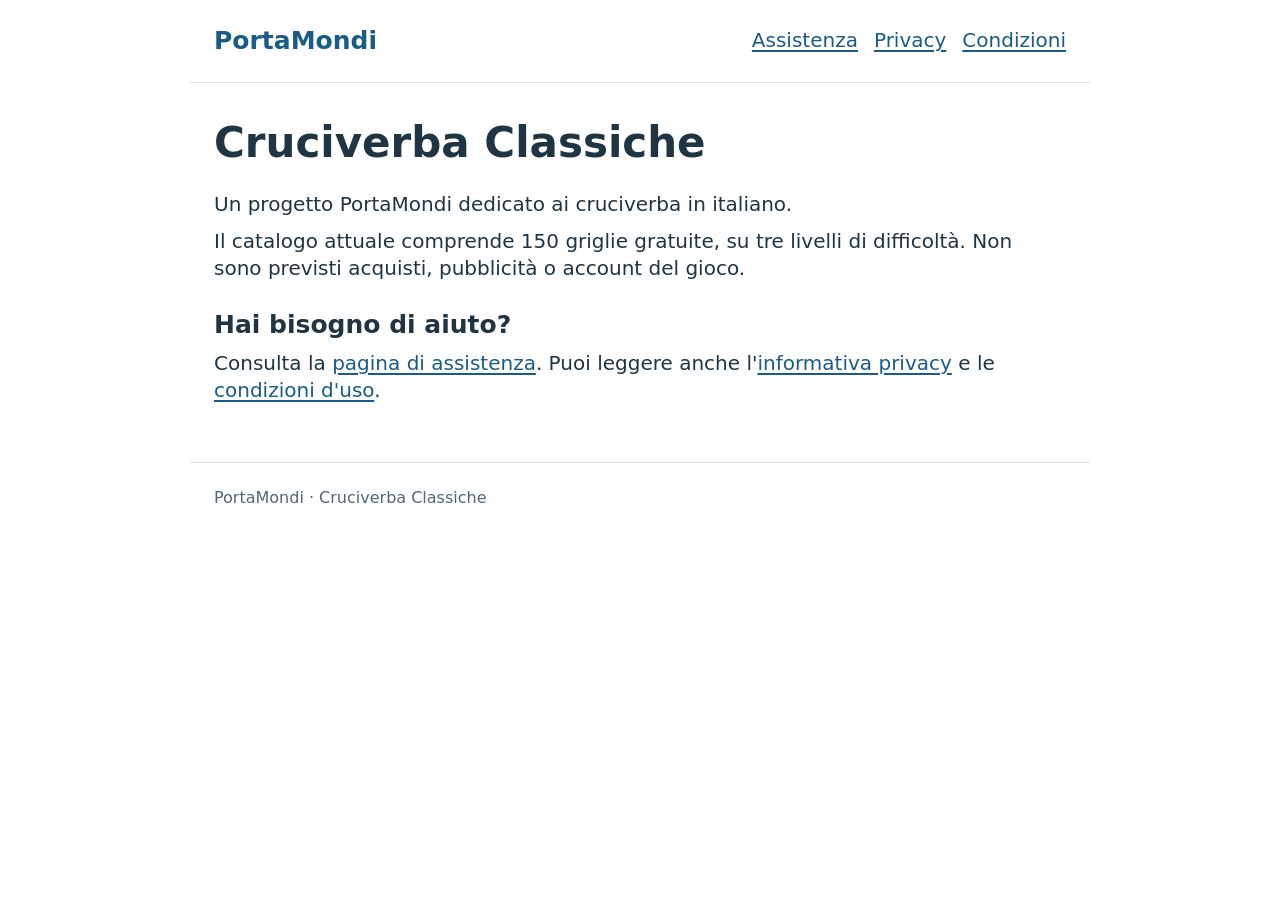
<file: index.html>
<!doctype html>
<html lang="it"><head><meta charset="utf-8"><meta name="viewport" content="width=device-width,initial-scale=1">

<title>Cruciverba Classiche | PortaMondi</title><link rel="stylesheet" href="style.css"></head>
<body><header><a class="brand" href="index.html">PortaMondi</a><nav aria-label="Navigazione"><a href="assistenza.html">Assistenza</a><a href="privacy.html">Privacy</a><a href="condizioni.html">Condizioni</a></nav></header>
<main><h1>Cruciverba Classiche</h1><p>Un progetto PortaMondi dedicato ai cruciverba in italiano.</p><p>Il catalogo attuale comprende 150 griglie gratuite, su tre livelli di difficoltà. Non sono previsti acquisti, pubblicità o account del gioco.</p><h2>Hai bisogno di aiuto?</h2><p>Consulta la <a href="assistenza.html">pagina di assistenza</a>. Puoi leggere anche l'<a href="privacy.html">informativa privacy</a> e le <a href="condizioni.html">condizioni d'uso</a>.</p></main>
<footer>PortaMondi · Cruciverba Classiche</footer></body></html>
</file>
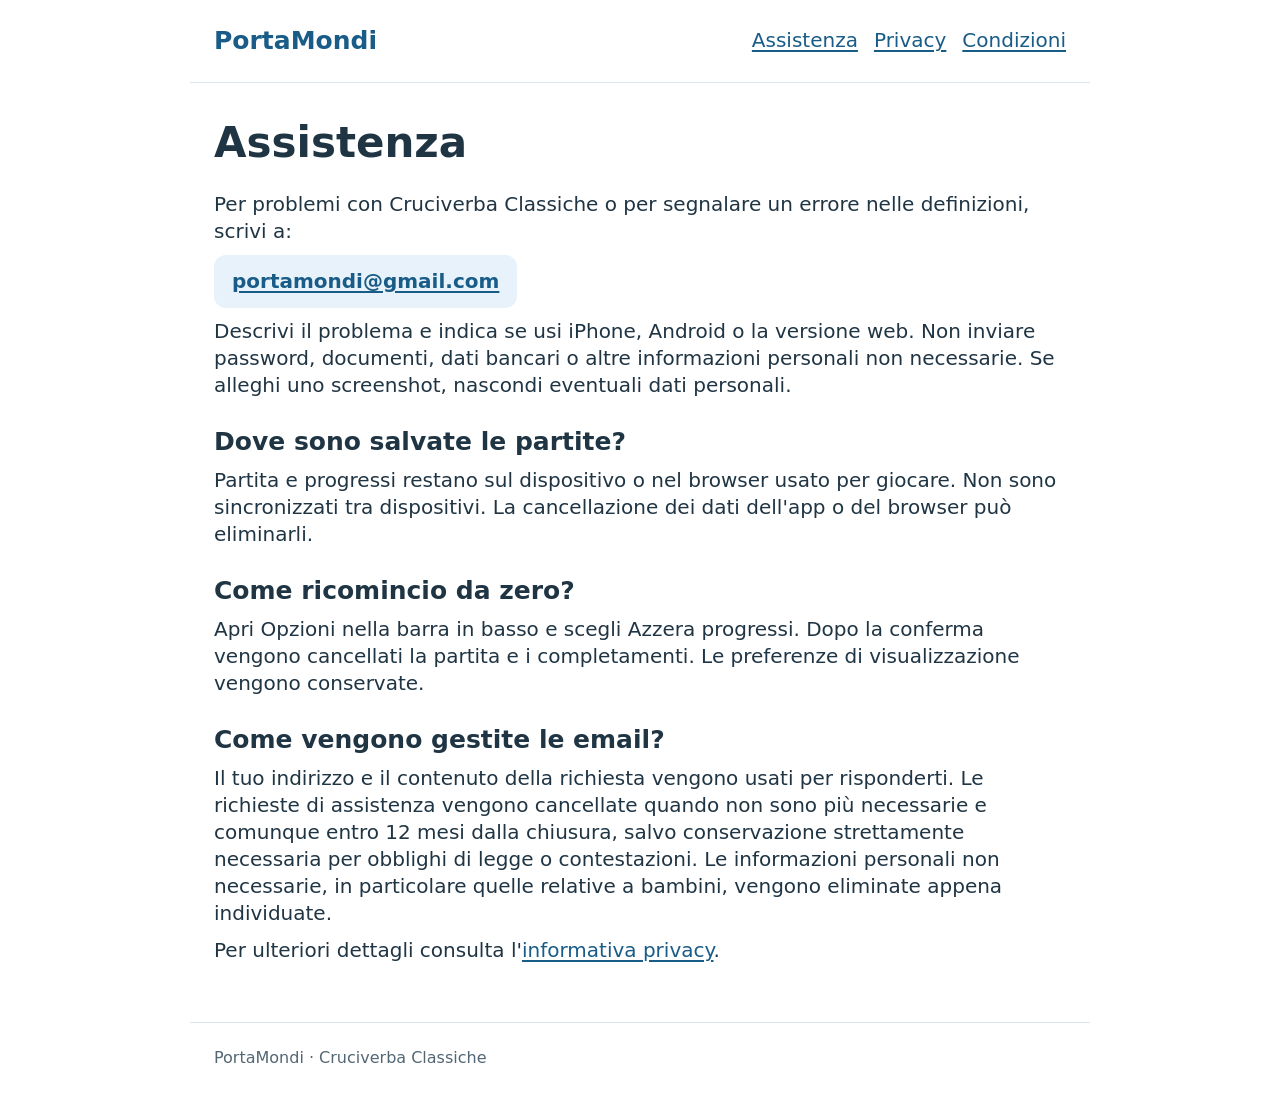
<file: assistenza.html>
<!doctype html>
<html lang="it"><head><meta charset="utf-8"><meta name="viewport" content="width=device-width,initial-scale=1">

<title>Assistenza | PortaMondi</title><link rel="stylesheet" href="style.css"></head>
<body><header><a class="brand" href="index.html">PortaMondi</a><nav aria-label="Navigazione"><a href="assistenza.html">Assistenza</a><a href="privacy.html">Privacy</a><a href="condizioni.html">Condizioni</a></nav></header>
<main><h1>Assistenza</h1><p>Per problemi con Cruciverba Classiche o per segnalare un errore nelle definizioni, scrivi a:</p><p><a class="contact" href="mailto:portamondi@gmail.com">portamondi@gmail.com</a></p><p>Descrivi il problema e indica se usi iPhone, Android o la versione web. Non inviare password, documenti, dati bancari o altre informazioni personali non necessarie. Se alleghi uno screenshot, nascondi eventuali dati personali.</p><h2>Dove sono salvate le partite?</h2><p>Partita e progressi restano sul dispositivo o nel browser usato per giocare. Non sono sincronizzati tra dispositivi. La cancellazione dei dati dell'app o del browser può eliminarli.</p><h2>Come ricomincio da zero?</h2><p>Apri Opzioni nella barra in basso e scegli Azzera progressi. Dopo la conferma vengono cancellati la partita e i completamenti. Le preferenze di visualizzazione vengono conservate.</p><h2>Come vengono gestite le email?</h2><p>Il tuo indirizzo e il contenuto della richiesta vengono usati per risponderti. Le richieste di assistenza vengono cancellate quando non sono più necessarie e comunque entro 12 mesi dalla chiusura, salvo conservazione strettamente necessaria per obblighi di legge o contestazioni. Le informazioni personali non necessarie, in particolare quelle relative a bambini, vengono eliminate appena individuate.</p><p>Per ulteriori dettagli consulta l'<a href="privacy.html">informativa privacy</a>.</p></main>
<footer>PortaMondi · Cruciverba Classiche</footer></body></html>
</file>
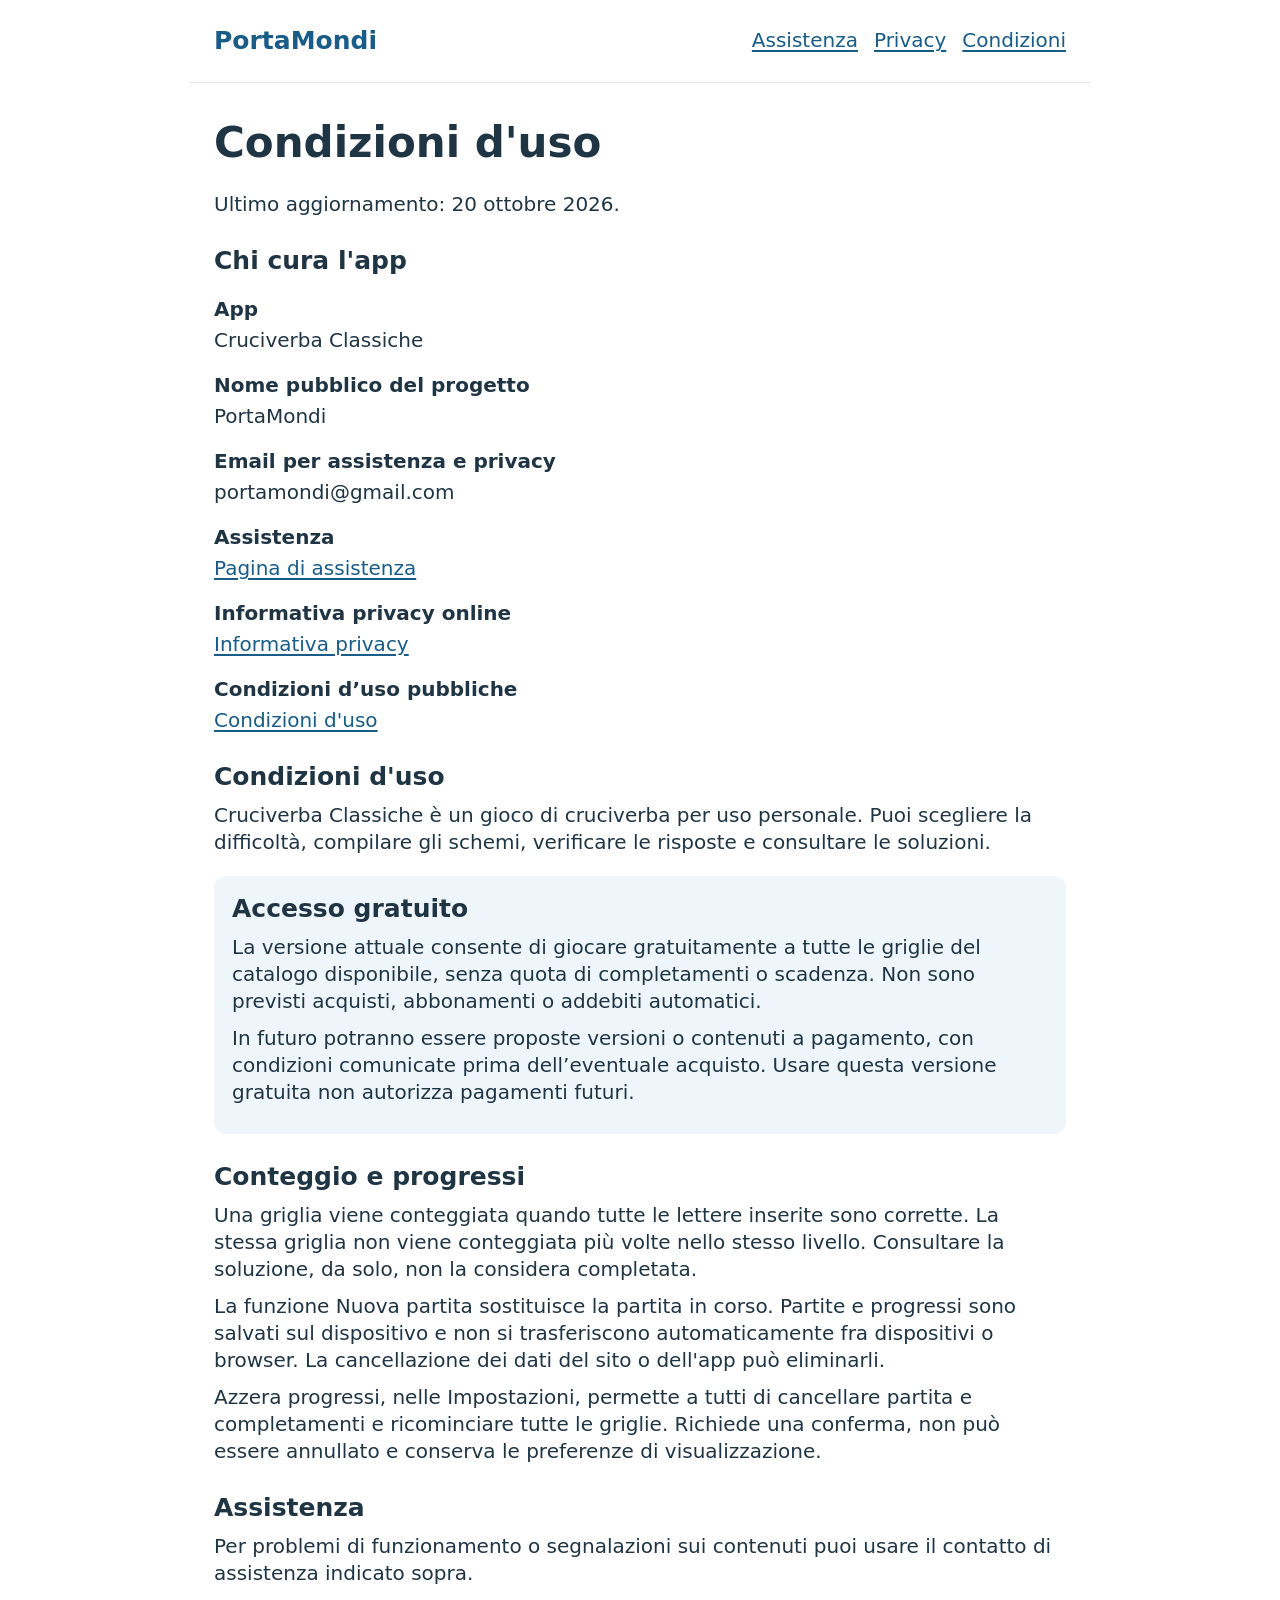
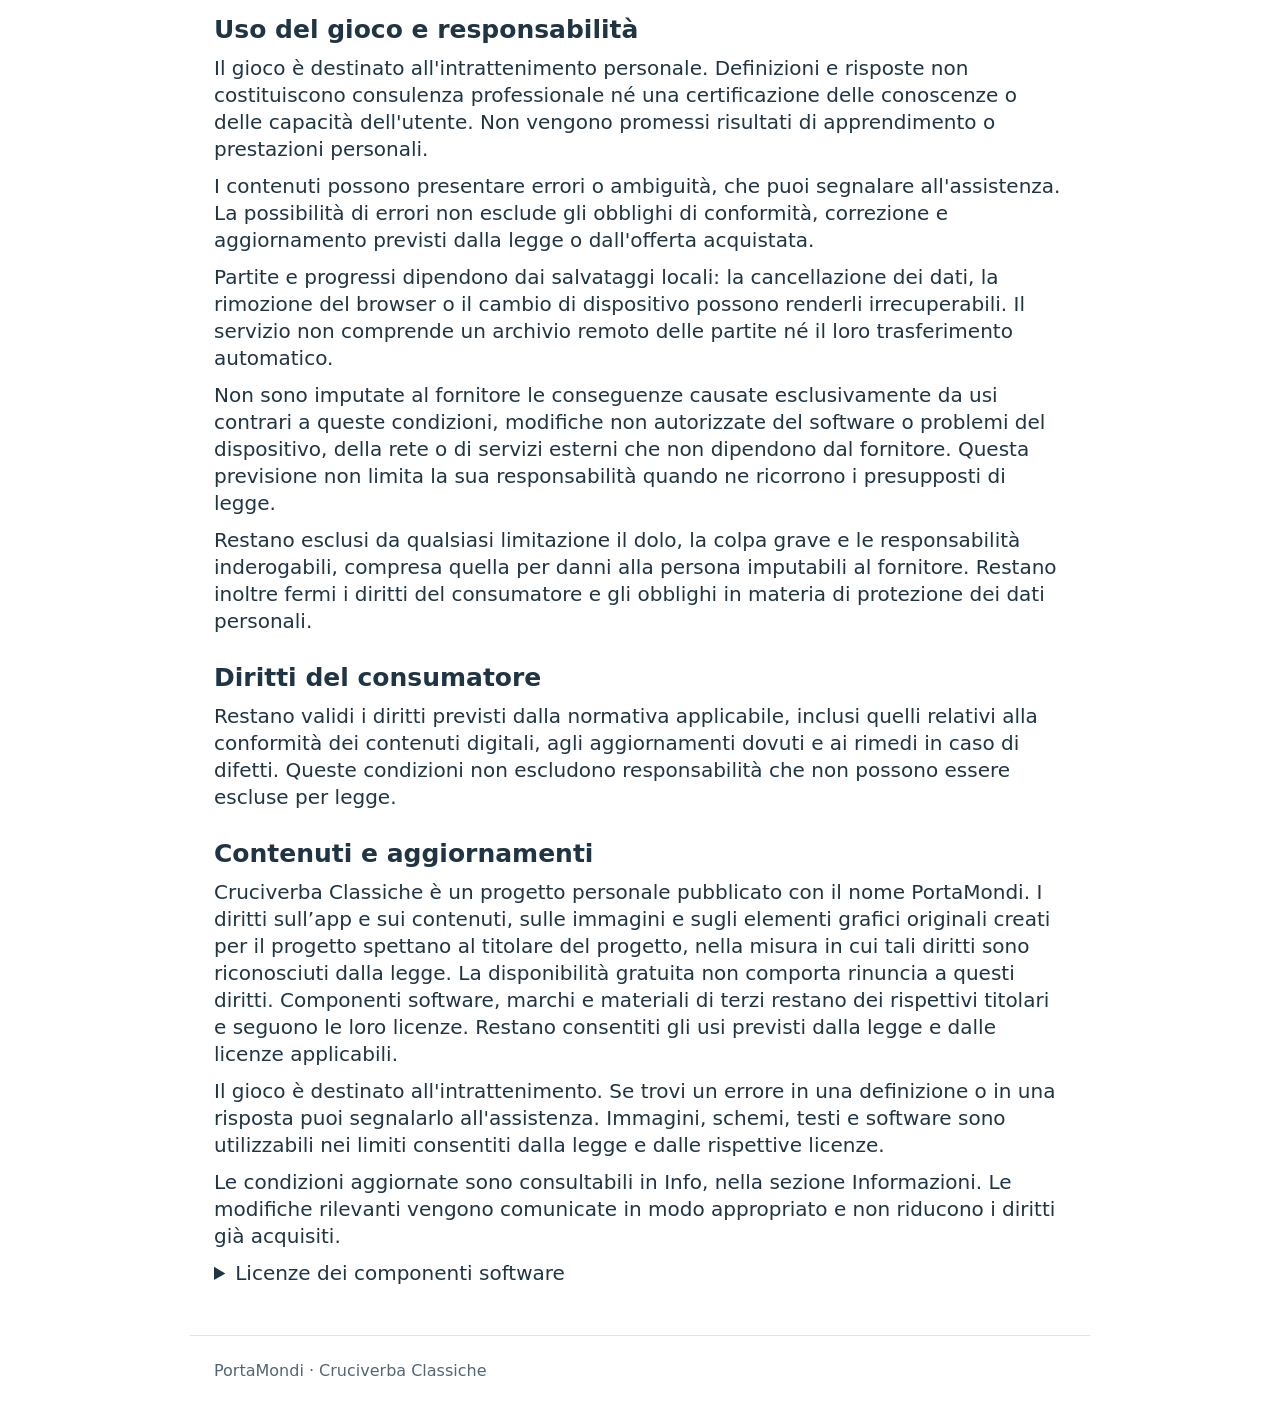
<file: condizioni.html>
<!doctype html>
<html lang="it"><head><meta charset="utf-8"><meta name="viewport" content="width=device-width,initial-scale=1">

<title>Condizioni d&#39;uso | PortaMondi</title><link rel="stylesheet" href="style.css"></head>
<body><header><a class="brand" href="index.html">PortaMondi</a><nav aria-label="Navigazione"><a href="assistenza.html">Assistenza</a><a href="privacy.html">Privacy</a><a href="condizioni.html">Condizioni</a></nav></header>
<main><h1>Condizioni d&#39;uso</h1><p class="note">Ultimo aggiornamento: 20 ottobre 2026.</p>
<h3>Chi cura l'app</h3>

<dl class="legal-identification">
<dt>App</dt><dd>Cruciverba Classiche</dd>
<dt>Nome pubblico del progetto</dt><dd>PortaMondi</dd>

<dt>Email per assistenza e privacy</dt><dd>portamondi@gmail.com</dd>



<dt>Assistenza</dt><dd><a href="https://portamondi.github.io/assistenza.html" target="_blank" rel="noopener noreferrer">Pagina di assistenza</a></dd>
<dt>Informativa privacy online</dt><dd><a href="https://portamondi.github.io/privacy.html" target="_blank" rel="noopener noreferrer">Informativa privacy</a></dd>
<dt>Condizioni d’uso pubbliche</dt><dd><a href="https://portamondi.github.io/condizioni.html" target="_blank" rel="noopener noreferrer">Condizioni d&#39;uso</a></dd>
</dl>
<h3>Condizioni d'uso</h3>
<p>Cruciverba Classiche è un gioco di cruciverba per uso personale. Puoi scegliere la difficoltà, compilare gli schemi, verificare le risposte e consultare le soluzioni.</p>
<section class="legal-access-box" aria-label="Accesso gratuito"><h3>Accesso gratuito</h3><p>La versione attuale consente di giocare gratuitamente a tutte le griglie del catalogo disponibile, senza quota di completamenti o scadenza. Non sono previsti acquisti, abbonamenti o addebiti automatici.</p><p>In futuro potranno essere proposte versioni o contenuti a pagamento, con condizioni comunicate prima dell’eventuale acquisto. Usare questa versione gratuita non autorizza pagamenti futuri.</p></section>
<h3>Conteggio e progressi</h3>
<p>Una griglia viene conteggiata quando tutte le lettere inserite sono corrette. La stessa griglia non viene conteggiata più volte nello stesso livello. Consultare la soluzione, da solo, non la considera completata.</p>
<p>La funzione Nuova partita sostituisce la partita in corso. Partite e progressi sono salvati sul dispositivo e non si trasferiscono automaticamente fra dispositivi o browser. La cancellazione dei dati del sito o dell'app può eliminarli.</p>
<p>Azzera progressi, nelle Impostazioni, permette a tutti di cancellare partita e completamenti e ricominciare tutte le griglie. Richiede una conferma, non può essere annullato e conserva le preferenze di visualizzazione.</p>
<h3>Assistenza</h3><p>Per problemi di funzionamento o segnalazioni sui contenuti puoi usare il contatto di assistenza indicato sopra.</p><h3>Uso del gioco e responsabilità</h3>
<p>Il gioco è destinato all'intrattenimento personale. Definizioni e risposte non costituiscono consulenza professionale né una certificazione delle conoscenze o delle capacità dell'utente. Non vengono promessi risultati di apprendimento o prestazioni personali.</p>
<p>I contenuti possono presentare errori o ambiguità, che puoi segnalare all'assistenza. La possibilità di errori non esclude gli obblighi di conformità, correzione e aggiornamento previsti dalla legge o dall'offerta acquistata.</p>
<p>Partite e progressi dipendono dai salvataggi locali: la cancellazione dei dati, la rimozione del browser o il cambio di dispositivo possono renderli irrecuperabili. Il servizio non comprende un archivio remoto delle partite né il loro trasferimento automatico.</p>
<p>Non sono imputate al fornitore le conseguenze causate esclusivamente da usi contrari a queste condizioni, modifiche non autorizzate del software o problemi del dispositivo, della rete o di servizi esterni che non dipendono dal fornitore. Questa previsione non limita la sua responsabilità quando ne ricorrono i presupposti di legge.</p>
<p>Restano esclusi da qualsiasi limitazione il dolo, la colpa grave e le responsabilità inderogabili, compresa quella per danni alla persona imputabili al fornitore. Restano inoltre fermi i diritti del consumatore e gli obblighi in materia di protezione dei dati personali.</p>
<h3>Diritti del consumatore</h3>
<p>Restano validi i diritti previsti dalla normativa applicabile, inclusi quelli relativi alla conformità dei contenuti digitali, agli aggiornamenti dovuti e ai rimedi in caso di difetti. Queste condizioni non escludono responsabilità che non possono essere escluse per legge.</p>

<h3>Contenuti e aggiornamenti</h3>
<p>Cruciverba Classiche è un progetto personale pubblicato con il nome PortaMondi. I diritti sull’app e sui contenuti, sulle immagini e sugli elementi grafici originali creati per il progetto spettano al titolare del progetto, nella misura in cui tali diritti sono riconosciuti dalla legge. La disponibilità gratuita non comporta rinuncia a questi diritti. Componenti software, marchi e materiali di terzi restano dei rispettivi titolari e seguono le loro licenze. Restano consentiti gli usi previsti dalla legge e dalle licenze applicabili.</p>
<p>Il gioco è destinato all'intrattenimento. Se trovi un errore in una definizione o in una risposta puoi segnalarlo all'assistenza. Immagini, schemi, testi e software sono utilizzabili nei limiti consentiti dalla legge e dalle rispettive licenze.</p>
<p>Le condizioni aggiornate sono consultabili in Info, nella sezione Informazioni. Le modifiche rilevanti vengono comunicate in modo appropriato e non riducono i diritti già acquisiti. </p><details class="software-notices"><summary>Licenze dei componenti software</summary><pre style="white-space:pre-wrap;overflow-wrap:anywhere;font-size:14px">Cruciverba Classiche
Licenze e attribuzioni dei componenti JavaScript utilizzati.

@babel/runtime 7.29.10
Licenza: MIT
Fonte: @babel/runtime/LICENSE

MIT License

Copyright (c) 2014-present Sebastian McKenzie and other contributors

Permission is hereby granted, free of charge, to any person obtaining
a copy of this software and associated documentation files (the
&quot;Software&quot;), to deal in the Software without restriction, including
without limitation the rights to use, copy, modify, merge, publish,
distribute, sublicense, and/or sell copies of the Software, and to
permit persons to whom the Software is furnished to do so, subject to
the following conditions:

The above copyright notice and this permission notice shall be
included in all copies or substantial portions of the Software.

THE SOFTWARE IS PROVIDED &quot;AS IS&quot;, WITHOUT WARRANTY OF ANY KIND,
EXPRESS OR IMPLIED, INCLUDING BUT NOT LIMITED TO THE WARRANTIES OF
MERCHANTABILITY, FITNESS FOR A PARTICULAR PURPOSE AND
NONINFRINGEMENT. IN NO EVENT SHALL THE AUTHORS OR COPYRIGHT HOLDERS BE
LIABLE FOR ANY CLAIM, DAMAGES OR OTHER LIABILITY, WHETHER IN AN ACTION
OF CONTRACT, TORT OR OTHERWISE, ARISING FROM, OUT OF OR IN CONNECTION
WITH THE SOFTWARE OR THE USE OR OTHER DEALINGS IN THE SOFTWARE.


@expo/cli 54.0.27
Licenza: MIT
Fonte: expo/expo repository LICENSE

The MIT License (MIT)

Copyright (c) 2015-present 650 Industries, Inc. (aka Expo)

Permission is hereby granted, free of charge, to any person obtaining a copy

of this software and associated documentation files (the &quot;Software&quot;), to deal
in the Software without restriction, including without limitation the rights

to use, copy, modify, merge, publish, distribute, sublicense, and/or sell

copies of the Software, and to permit persons to whom the Software is

furnished to do so, subject to the following conditions:

The above copyright notice and this permission notice shall be included in all

copies or substantial portions of the Software.

THE SOFTWARE IS PROVIDED &quot;AS IS&quot;, WITHOUT WARRANTY OF ANY KIND, EXPRESS OR
IMPLIED, INCLUDING BUT NOT LIMITED TO THE WARRANTIES OF MERCHANTABILITY,

FITNESS FOR A PARTICULAR PURPOSE AND NONINFRINGEMENT. IN NO EVENT SHALL THE

AUTHORS OR COPYRIGHT HOLDERS BE LIABLE FOR ANY CLAIM, DAMAGES OR OTHER

LIABILITY, WHETHER IN AN ACTION OF CONTRACT, TORT OR OTHERWISE, ARISING FROM,

OUT OF OR IN CONNECTION WITH THE SOFTWARE OR THE USE OR OTHER DEALINGS IN THE

SOFTWARE.



@react-native-async-storage/async-storage 2.2.0
Licenza: MIT
Fonte: @react-native-async-storage/async-storage/LICENSE

MIT License

Copyright (c) 2015-present, Facebook, Inc.

Permission is hereby granted, free of charge, to any person obtaining a copy
of this software and associated documentation files (the &quot;Software&quot;), to deal
in the Software without restriction, including without limitation the rights
to use, copy, modify, merge, publish, distribute, sublicense, and/or sell
copies of the Software, and to permit persons to whom the Software is
furnished to do so, subject to the following conditions:

The above copyright notice and this permission notice shall be included in all
copies or substantial portions of the Software.

THE SOFTWARE IS PROVIDED &quot;AS IS&quot;, WITHOUT WARRANTY OF ANY KIND, EXPRESS OR
IMPLIED, INCLUDING BUT NOT LIMITED TO THE WARRANTIES OF MERCHANTABILITY,
FITNESS FOR A PARTICULAR PURPOSE AND NONINFRINGEMENT. IN NO EVENT SHALL THE
AUTHORS OR COPYRIGHT HOLDERS BE LIABLE FOR ANY CLAIM, DAMAGES OR OTHER
LIABILITY, WHETHER IN AN ACTION OF CONTRACT, TORT OR OTHERWISE, ARISING FROM,
OUT OF OR IN CONNECTION WITH THE SOFTWARE OR THE USE OR OTHER DEALINGS IN THE
SOFTWARE.

@react-native/assets-registry 0.81.5
Licenza: MIT
Fonte: react-native/0.81.5/LICENSE

MIT License

Copyright (c) Meta Platforms, Inc. and affiliates.

Permission is hereby granted, free of charge, to any person obtaining a copy
of this software and associated documentation files (the &quot;Software&quot;), to deal
in the Software without restriction, including without limitation the rights
to use, copy, modify, merge, publish, distribute, sublicense, and/or sell
copies of the Software, and to permit persons to whom the Software is
furnished to do so, subject to the following conditions:

The above copyright notice and this permission notice shall be included in all
copies or substantial portions of the Software.

THE SOFTWARE IS PROVIDED &quot;AS IS&quot;, WITHOUT WARRANTY OF ANY KIND, EXPRESS OR
IMPLIED, INCLUDING BUT NOT LIMITED TO THE WARRANTIES OF MERCHANTABILITY,
FITNESS FOR A PARTICULAR PURPOSE AND NONINFRINGEMENT. IN NO EVENT SHALL THE
AUTHORS OR COPYRIGHT HOLDERS BE LIABLE FOR ANY CLAIM, DAMAGES OR OTHER
LIABILITY, WHETHER IN AN ACTION OF CONTRACT, TORT OR OTHERWISE, ARISING FROM,
OUT OF OR IN CONNECTION WITH THE SOFTWARE OR THE USE OR OTHER DEALINGS IN THE
SOFTWARE.


@react-native/js-polyfills 0.81.5
Licenza: MIT
Fonte: react-native/0.81.5/LICENSE

MIT License

Copyright (c) Meta Platforms, Inc. and affiliates.

Permission is hereby granted, free of charge, to any person obtaining a copy
of this software and associated documentation files (the &quot;Software&quot;), to deal
in the Software without restriction, including without limitation the rights
to use, copy, modify, merge, publish, distribute, sublicense, and/or sell
copies of the Software, and to permit persons to whom the Software is
furnished to do so, subject to the following conditions:

The above copyright notice and this permission notice shall be included in all
copies or substantial portions of the Software.

THE SOFTWARE IS PROVIDED &quot;AS IS&quot;, WITHOUT WARRANTY OF ANY KIND, EXPRESS OR
IMPLIED, INCLUDING BUT NOT LIMITED TO THE WARRANTIES OF MERCHANTABILITY,
FITNESS FOR A PARTICULAR PURPOSE AND NONINFRINGEMENT. IN NO EVENT SHALL THE
AUTHORS OR COPYRIGHT HOLDERS BE LIABLE FOR ANY CLAIM, DAMAGES OR OTHER
LIABILITY, WHETHER IN AN ACTION OF CONTRACT, TORT OR OTHERWISE, ARISING FROM,
OUT OF OR IN CONNECTION WITH THE SOFTWARE OR THE USE OR OTHER DEALINGS IN THE
SOFTWARE.


@react-native/normalize-colors 0.81.5
Licenza: MIT
Fonte: react-native/0.81.5/LICENSE

MIT License

Copyright (c) Meta Platforms, Inc. and affiliates.

Permission is hereby granted, free of charge, to any person obtaining a copy
of this software and associated documentation files (the &quot;Software&quot;), to deal
in the Software without restriction, including without limitation the rights
to use, copy, modify, merge, publish, distribute, sublicense, and/or sell
copies of the Software, and to permit persons to whom the Software is
furnished to do so, subject to the following conditions:

The above copyright notice and this permission notice shall be included in all
copies or substantial portions of the Software.

THE SOFTWARE IS PROVIDED &quot;AS IS&quot;, WITHOUT WARRANTY OF ANY KIND, EXPRESS OR
IMPLIED, INCLUDING BUT NOT LIMITED TO THE WARRANTIES OF MERCHANTABILITY,
FITNESS FOR A PARTICULAR PURPOSE AND NONINFRINGEMENT. IN NO EVENT SHALL THE
AUTHORS OR COPYRIGHT HOLDERS BE LIABLE FOR ANY CLAIM, DAMAGES OR OTHER
LIABILITY, WHETHER IN AN ACTION OF CONTRACT, TORT OR OTHERWISE, ARISING FROM,
OUT OF OR IN CONNECTION WITH THE SOFTWARE OR THE USE OR OTHER DEALINGS IN THE
SOFTWARE.


@react-native/virtualized-lists 0.81.5
Licenza: MIT
Fonte: react-native/0.81.5/LICENSE

MIT License

Copyright (c) Meta Platforms, Inc. and affiliates.

Permission is hereby granted, free of charge, to any person obtaining a copy
of this software and associated documentation files (the &quot;Software&quot;), to deal
in the Software without restriction, including without limitation the rights
to use, copy, modify, merge, publish, distribute, sublicense, and/or sell
copies of the Software, and to permit persons to whom the Software is
furnished to do so, subject to the following conditions:

The above copyright notice and this permission notice shall be included in all
copies or substantial portions of the Software.

THE SOFTWARE IS PROVIDED &quot;AS IS&quot;, WITHOUT WARRANTY OF ANY KIND, EXPRESS OR
IMPLIED, INCLUDING BUT NOT LIMITED TO THE WARRANTIES OF MERCHANTABILITY,
FITNESS FOR A PARTICULAR PURPOSE AND NONINFRINGEMENT. IN NO EVENT SHALL THE
AUTHORS OR COPYRIGHT HOLDERS BE LIABLE FOR ANY CLAIM, DAMAGES OR OTHER
LIABILITY, WHETHER IN AN ACTION OF CONTRACT, TORT OR OTHERWISE, ARISING FROM,
OUT OF OR IN CONNECTION WITH THE SOFTWARE OR THE USE OR OTHER DEALINGS IN THE
SOFTWARE.


@ungap/structured-clone 1.4.0
Licenza: ISC
Fonte: @ungap/structured-clone/LICENSE

ISC License

Copyright (c) 2021, Andrea Giammarchi, @WebReflection

Permission to use, copy, modify, and/or distribute this software for any
purpose with or without fee is hereby granted, provided that the above
copyright notice and this permission notice appear in all copies.

THE SOFTWARE IS PROVIDED &quot;AS IS&quot; AND THE AUTHOR DISCLAIMS ALL WARRANTIES WITH
REGARD TO THIS SOFTWARE INCLUDING ALL IMPLIED WARRANTIES OF MERCHANTABILITY
AND FITNESS. IN NO EVENT SHALL THE AUTHOR BE LIABLE FOR ANY SPECIAL, DIRECT,
INDIRECT, OR CONSEQUENTIAL DAMAGES OR ANY DAMAGES WHATSOEVER RESULTING FROM
LOSS OF USE, DATA OR PROFITS, WHETHER IN AN ACTION OF CONTRACT, NEGLIGENCE
OR OTHER TORTIOUS ACTION, ARISING OUT OF OR IN CONNECTION WITH THE USE OR
PERFORMANCE OF THIS SOFTWARE.


abort-controller 3.0.0
Licenza: MIT
Fonte: abort-controller/LICENSE

MIT License

Copyright (c) 2017 Toru Nagashima

Permission is hereby granted, free of charge, to any person obtaining a copy
of this software and associated documentation files (the &quot;Software&quot;), to deal
in the Software without restriction, including without limitation the rights
to use, copy, modify, merge, publish, distribute, sublicense, and/or sell
copies of the Software, and to permit persons to whom the Software is
furnished to do so, subject to the following conditions:

The above copyright notice and this permission notice shall be included in all
copies or substantial portions of the Software.

THE SOFTWARE IS PROVIDED &quot;AS IS&quot;, WITHOUT WARRANTY OF ANY KIND, EXPRESS OR
IMPLIED, INCLUDING BUT NOT LIMITED TO THE WARRANTIES OF MERCHANTABILITY,
FITNESS FOR A PARTICULAR PURPOSE AND NONINFRINGEMENT. IN NO EVENT SHALL THE
AUTHORS OR COPYRIGHT HOLDERS BE LIABLE FOR ANY CLAIM, DAMAGES OR OTHER
LIABILITY, WHETHER IN AN ACTION OF CONTRACT, TORT OR OTHERWISE, ARISING FROM,
OUT OF OR IN CONNECTION WITH THE SOFTWARE OR THE USE OR OTHER DEALINGS IN THE
SOFTWARE.


base64-js 1.5.1
Licenza: MIT
Fonte: base64-js/LICENSE

The MIT License (MIT)

Copyright (c) 2014 Jameson Little

Permission is hereby granted, free of charge, to any person obtaining a copy
of this software and associated documentation files (the &quot;Software&quot;), to deal
in the Software without restriction, including without limitation the rights
to use, copy, modify, merge, publish, distribute, sublicense, and/or sell
copies of the Software, and to permit persons to whom the Software is
furnished to do so, subject to the following conditions:

The above copyright notice and this permission notice shall be included in
all copies or substantial portions of the Software.

THE SOFTWARE IS PROVIDED &quot;AS IS&quot;, WITHOUT WARRANTY OF ANY KIND, EXPRESS OR
IMPLIED, INCLUDING BUT NOT LIMITED TO THE WARRANTIES OF MERCHANTABILITY,
FITNESS FOR A PARTICULAR PURPOSE AND NONINFRINGEMENT. IN NO EVENT SHALL THE
AUTHORS OR COPYRIGHT HOLDERS BE LIABLE FOR ANY CLAIM, DAMAGES OR OTHER
LIABILITY, WHETHER IN AN ACTION OF CONTRACT, TORT OR OTHERWISE, ARISING FROM,
OUT OF OR IN CONNECTION WITH THE SOFTWARE OR THE USE OR OTHER DEALINGS IN
THE SOFTWARE.


buffer 5.7.1
Licenza: MIT
Fonte: buffer/LICENSE

The MIT License (MIT)

Copyright (c) Feross Aboukhadijeh, and other contributors.

Permission is hereby granted, free of charge, to any person obtaining a copy
of this software and associated documentation files (the &quot;Software&quot;), to deal
in the Software without restriction, including without limitation the rights
to use, copy, modify, merge, publish, distribute, sublicense, and/or sell
copies of the Software, and to permit persons to whom the Software is
furnished to do so, subject to the following conditions:

The above copyright notice and this permission notice shall be included in
all copies or substantial portions of the Software.

THE SOFTWARE IS PROVIDED &quot;AS IS&quot;, WITHOUT WARRANTY OF ANY KIND, EXPRESS OR
IMPLIED, INCLUDING BUT NOT LIMITED TO THE WARRANTIES OF MERCHANTABILITY,
FITNESS FOR A PARTICULAR PURPOSE AND NONINFRINGEMENT. IN NO EVENT SHALL THE
AUTHORS OR COPYRIGHT HOLDERS BE LIABLE FOR ANY CLAIM, DAMAGES OR OTHER
LIABILITY, WHETHER IN AN ACTION OF CONTRACT, TORT OR OTHERWISE, ARISING FROM,
OUT OF OR IN CONNECTION WITH THE SOFTWARE OR THE USE OR OTHER DEALINGS IN
THE SOFTWARE.


escape-string-regexp 4.0.0
Licenza: MIT
Fonte: escape-string-regexp/license

MIT License

Copyright (c) Sindre Sorhus &lt;sindresorhus@gmail.com&gt; (https://sindresorhus.com)

Permission is hereby granted, free of charge, to any person obtaining a copy of this software and associated documentation files (the &quot;Software&quot;), to deal in the Software without restriction, including without limitation the rights to use, copy, modify, merge, publish, distribute, sublicense, and/or sell copies of the Software, and to permit persons to whom the Software is furnished to do so, subject to the following conditions:

The above copyright notice and this permission notice shall be included in all copies or substantial portions of the Software.

THE SOFTWARE IS PROVIDED &quot;AS IS&quot;, WITHOUT WARRANTY OF ANY KIND, EXPRESS OR IMPLIED, INCLUDING BUT NOT LIMITED TO THE WARRANTIES OF MERCHANTABILITY, FITNESS FOR A PARTICULAR PURPOSE AND NONINFRINGEMENT. IN NO EVENT SHALL THE AUTHORS OR COPYRIGHT HOLDERS BE LIABLE FOR ANY CLAIM, DAMAGES OR OTHER LIABILITY, WHETHER IN AN ACTION OF CONTRACT, TORT OR OTHERWISE, ARISING FROM, OUT OF OR IN CONNECTION WITH THE SOFTWARE OR THE USE OR OTHER DEALINGS IN THE SOFTWARE.


event-target-shim 5.0.1
Licenza: MIT
Fonte: event-target-shim/LICENSE

The MIT License (MIT)

Copyright (c) 2015 Toru Nagashima

Permission is hereby granted, free of charge, to any person obtaining a copy
of this software and associated documentation files (the &quot;Software&quot;), to deal
in the Software without restriction, including without limitation the rights
to use, copy, modify, merge, publish, distribute, sublicense, and/or sell
copies of the Software, and to permit persons to whom the Software is
furnished to do so, subject to the following conditions:

The above copyright notice and this permission notice shall be included in all
copies or substantial portions of the Software.

THE SOFTWARE IS PROVIDED &quot;AS IS&quot;, WITHOUT WARRANTY OF ANY KIND, EXPRESS OR
IMPLIED, INCLUDING BUT NOT LIMITED TO THE WARRANTIES OF MERCHANTABILITY,
FITNESS FOR A PARTICULAR PURPOSE AND NONINFRINGEMENT. IN NO EVENT SHALL THE
AUTHORS OR COPYRIGHT HOLDERS BE LIABLE FOR ANY CLAIM, DAMAGES OR OTHER
LIABILITY, WHETHER IN AN ACTION OF CONTRACT, TORT OR OTHERWISE, ARISING FROM,
OUT OF OR IN CONNECTION WITH THE SOFTWARE OR THE USE OR OTHER DEALINGS IN THE
SOFTWARE.



expo 54.0.37
Licenza: MIT
Fonte: expo/expo repository LICENSE

The MIT License (MIT)

Copyright (c) 2015-present 650 Industries, Inc. (aka Expo)

Permission is hereby granted, free of charge, to any person obtaining a copy

of this software and associated documentation files (the &quot;Software&quot;), to deal
in the Software without restriction, including without limitation the rights

to use, copy, modify, merge, publish, distribute, sublicense, and/or sell

copies of the Software, and to permit persons to whom the Software is

furnished to do so, subject to the following conditions:

The above copyright notice and this permission notice shall be included in all

copies or substantial portions of the Software.

THE SOFTWARE IS PROVIDED &quot;AS IS&quot;, WITHOUT WARRANTY OF ANY KIND, EXPRESS OR
IMPLIED, INCLUDING BUT NOT LIMITED TO THE WARRANTIES OF MERCHANTABILITY,

FITNESS FOR A PARTICULAR PURPOSE AND NONINFRINGEMENT. IN NO EVENT SHALL THE

AUTHORS OR COPYRIGHT HOLDERS BE LIABLE FOR ANY CLAIM, DAMAGES OR OTHER

LIABILITY, WHETHER IN AN ACTION OF CONTRACT, TORT OR OTHERWISE, ARISING FROM,

OUT OF OR IN CONNECTION WITH THE SOFTWARE OR THE USE OR OTHER DEALINGS IN THE

SOFTWARE.



expo-asset 12.0.13
Licenza: MIT
Fonte: expo/expo repository LICENSE

The MIT License (MIT)

Copyright (c) 2015-present 650 Industries, Inc. (aka Expo)

Permission is hereby granted, free of charge, to any person obtaining a copy

of this software and associated documentation files (the &quot;Software&quot;), to deal
in the Software without restriction, including without limitation the rights

to use, copy, modify, merge, publish, distribute, sublicense, and/or sell

copies of the Software, and to permit persons to whom the Software is

furnished to do so, subject to the following conditions:

The above copyright notice and this permission notice shall be included in all

copies or substantial portions of the Software.

THE SOFTWARE IS PROVIDED &quot;AS IS&quot;, WITHOUT WARRANTY OF ANY KIND, EXPRESS OR
IMPLIED, INCLUDING BUT NOT LIMITED TO THE WARRANTIES OF MERCHANTABILITY,

FITNESS FOR A PARTICULAR PURPOSE AND NONINFRINGEMENT. IN NO EVENT SHALL THE

AUTHORS OR COPYRIGHT HOLDERS BE LIABLE FOR ANY CLAIM, DAMAGES OR OTHER

LIABILITY, WHETHER IN AN ACTION OF CONTRACT, TORT OR OTHERWISE, ARISING FROM,

OUT OF OR IN CONNECTION WITH THE SOFTWARE OR THE USE OR OTHER DEALINGS IN THE

SOFTWARE.



expo-constants 18.0.14
Licenza: MIT
Fonte: expo/expo repository LICENSE

The MIT License (MIT)

Copyright (c) 2015-present 650 Industries, Inc. (aka Expo)

Permission is hereby granted, free of charge, to any person obtaining a copy

of this software and associated documentation files (the &quot;Software&quot;), to deal
in the Software without restriction, including without limitation the rights

to use, copy, modify, merge, publish, distribute, sublicense, and/or sell

copies of the Software, and to permit persons to whom the Software is

furnished to do so, subject to the following conditions:

The above copyright notice and this permission notice shall be included in all

copies or substantial portions of the Software.

THE SOFTWARE IS PROVIDED &quot;AS IS&quot;, WITHOUT WARRANTY OF ANY KIND, EXPRESS OR
IMPLIED, INCLUDING BUT NOT LIMITED TO THE WARRANTIES OF MERCHANTABILITY,

FITNESS FOR A PARTICULAR PURPOSE AND NONINFRINGEMENT. IN NO EVENT SHALL THE

AUTHORS OR COPYRIGHT HOLDERS BE LIABLE FOR ANY CLAIM, DAMAGES OR OTHER

LIABILITY, WHETHER IN AN ACTION OF CONTRACT, TORT OR OTHERWISE, ARISING FROM,

OUT OF OR IN CONNECTION WITH THE SOFTWARE OR THE USE OR OTHER DEALINGS IN THE

SOFTWARE.



expo-modules-core 3.0.30
Licenza: MIT
Fonte: expo/expo repository LICENSE

The MIT License (MIT)

Copyright (c) 2015-present 650 Industries, Inc. (aka Expo)

Permission is hereby granted, free of charge, to any person obtaining a copy

of this software and associated documentation files (the &quot;Software&quot;), to deal
in the Software without restriction, including without limitation the rights

to use, copy, modify, merge, publish, distribute, sublicense, and/or sell

copies of the Software, and to permit persons to whom the Software is

furnished to do so, subject to the following conditions:

The above copyright notice and this permission notice shall be included in all

copies or substantial portions of the Software.

THE SOFTWARE IS PROVIDED &quot;AS IS&quot;, WITHOUT WARRANTY OF ANY KIND, EXPRESS OR
IMPLIED, INCLUDING BUT NOT LIMITED TO THE WARRANTIES OF MERCHANTABILITY,

FITNESS FOR A PARTICULAR PURPOSE AND NONINFRINGEMENT. IN NO EVENT SHALL THE

AUTHORS OR COPYRIGHT HOLDERS BE LIABLE FOR ANY CLAIM, DAMAGES OR OTHER

LIABILITY, WHETHER IN AN ACTION OF CONTRACT, TORT OR OTHERWISE, ARISING FROM,

OUT OF OR IN CONNECTION WITH THE SOFTWARE OR THE USE OR OTHER DEALINGS IN THE

SOFTWARE.



ieee754 1.2.1
Licenza: BSD-3-Clause
Fonte: ieee754/LICENSE

Copyright 2008 Fair Oaks Labs, Inc.

Redistribution and use in source and binary forms, with or without modification, are permitted provided that the following conditions are met:

1. Redistributions of source code must retain the above copyright notice, this list of conditions and the following disclaimer.

2. Redistributions in binary form must reproduce the above copyright notice, this list of conditions and the following disclaimer in the documentation and/or other materials provided with the distribution.

3. Neither the name of the copyright holder nor the names of its contributors may be used to endorse or promote products derived from this software without specific prior written permission.

THIS SOFTWARE IS PROVIDED BY THE COPYRIGHT HOLDERS AND CONTRIBUTORS &quot;AS IS&quot; AND ANY EXPRESS OR IMPLIED WARRANTIES, INCLUDING, BUT NOT LIMITED TO, THE IMPLIED WARRANTIES OF MERCHANTABILITY AND FITNESS FOR A PARTICULAR PURPOSE ARE DISCLAIMED. IN NO EVENT SHALL THE COPYRIGHT HOLDER OR CONTRIBUTORS BE LIABLE FOR ANY DIRECT, INDIRECT, INCIDENTAL, SPECIAL, EXEMPLARY, OR CONSEQUENTIAL DAMAGES (INCLUDING, BUT NOT LIMITED TO, PROCUREMENT OF SUBSTITUTE GOODS OR SERVICES; LOSS OF USE, DATA, OR PROFITS; OR BUSINESS INTERRUPTION) HOWEVER CAUSED AND ON ANY THEORY OF LIABILITY, WHETHER IN CONTRACT, STRICT LIABILITY, OR TORT (INCLUDING NEGLIGENCE OR OTHERWISE) ARISING IN ANY WAY OUT OF THE USE OF THIS SOFTWARE, EVEN IF ADVISED OF THE POSSIBILITY OF SUCH DAMAGE.


invariant 2.2.4
Licenza: MIT
Fonte: invariant/LICENSE

MIT License

Copyright (c) 2013-present, Facebook, Inc.

Permission is hereby granted, free of charge, to any person obtaining a copy
of this software and associated documentation files (the &quot;Software&quot;), to deal
in the Software without restriction, including without limitation the rights
to use, copy, modify, merge, publish, distribute, sublicense, and/or sell
copies of the Software, and to permit persons to whom the Software is
furnished to do so, subject to the following conditions:

The above copyright notice and this permission notice shall be included in all
copies or substantial portions of the Software.

THE SOFTWARE IS PROVIDED &quot;AS IS&quot;, WITHOUT WARRANTY OF ANY KIND, EXPRESS OR
IMPLIED, INCLUDING BUT NOT LIMITED TO THE WARRANTIES OF MERCHANTABILITY,
FITNESS FOR A PARTICULAR PURPOSE AND NONINFRINGEMENT. IN NO EVENT SHALL THE
AUTHORS OR COPYRIGHT HOLDERS BE LIABLE FOR ANY CLAIM, DAMAGES OR OTHER
LIABILITY, WHETHER IN AN ACTION OF CONTRACT, TORT OR OTHERWISE, ARISING FROM,
OUT OF OR IN CONNECTION WITH THE SOFTWARE OR THE USE OR OTHER DEALINGS IN THE
SOFTWARE.


memoize-one 5.2.1
Licenza: MIT
Fonte: memoize-one/LICENSE

MIT License

Copyright (c) 2019 Alexander Reardon

Permission is hereby granted, free of charge, to any person obtaining a copy
of this software and associated documentation files (the &quot;Software&quot;), to deal
in the Software without restriction, including without limitation the rights
to use, copy, modify, merge, publish, distribute, sublicense, and/or sell
copies of the Software, and to permit persons to whom the Software is
furnished to do so, subject to the following conditions:

The above copyright notice and this permission notice shall be included in all
copies or substantial portions of the Software.

THE SOFTWARE IS PROVIDED &quot;AS IS&quot;, WITHOUT WARRANTY OF ANY KIND, EXPRESS OR
IMPLIED, INCLUDING BUT NOT LIMITED TO THE WARRANTIES OF MERCHANTABILITY,
FITNESS FOR A PARTICULAR PURPOSE AND NONINFRINGEMENT. IN NO EVENT SHALL THE
AUTHORS OR COPYRIGHT HOLDERS BE LIABLE FOR ANY CLAIM, DAMAGES OR OTHER
LIABILITY, WHETHER IN AN ACTION OF CONTRACT, TORT OR OTHERWISE, ARISING FROM,
OUT OF OR IN CONNECTION WITH THE SOFTWARE OR THE USE OR OTHER DEALINGS IN THE
SOFTWARE.

nullthrows 1.1.1
Licenza: MIT
Fonte: nullthrows/LICENSE

The MIT License (MIT)
Copyright (c) 2016 Andres Suarez

Permission is hereby granted, free of charge, to any person obtaining a copy of this software and associated documentation files (the &quot;Software&quot;), to deal in the Software without restriction, including without limitation the rights to use, copy, modify, merge, publish, distribute, sublicense, and/or sell copies of the Software, and to permit persons to whom the Software is furnished to do so, subject to the following conditions:

The above copyright notice and this permission notice shall be included in all copies or substantial portions of the Software.

THE SOFTWARE IS PROVIDED &quot;AS IS&quot;, WITHOUT WARRANTY OF ANY KIND, EXPRESS OR IMPLIED, INCLUDING BUT NOT LIMITED TO THE WARRANTIES OF MERCHANTABILITY, FITNESS FOR A PARTICULAR PURPOSE AND NONINFRINGEMENT. IN NO EVENT SHALL THE AUTHORS OR COPYRIGHT HOLDERS BE LIABLE FOR ANY CLAIM, DAMAGES OR OTHER LIABILITY, WHETHER IN AN ACTION OF CONTRACT, TORT OR OTHERWISE, ARISING FROM, OUT OF OR IN CONNECTION WITH THE SOFTWARE OR THE USE OR OTHER DEALINGS IN THE SOFTWARE.


promise 8.3.0
Licenza: MIT
Fonte: promise/LICENSE

Copyright (c) 2014 Forbes Lindesay

Permission is hereby granted, free of charge, to any person obtaining a copy
of this software and associated documentation files (the &quot;Software&quot;), to deal
in the Software without restriction, including without limitation the rights
to use, copy, modify, merge, publish, distribute, sublicense, and/or sell
copies of the Software, and to permit persons to whom the Software is
furnished to do so, subject to the following conditions:

The above copyright notice and this permission notice shall be included in
all copies or substantial portions of the Software.

THE SOFTWARE IS PROVIDED &quot;AS IS&quot;, WITHOUT WARRANTY OF ANY KIND, EXPRESS OR
IMPLIED, INCLUDING BUT NOT LIMITED TO THE WARRANTIES OF MERCHANTABILITY,
FITNESS FOR A PARTICULAR PURPOSE AND NONINFRINGEMENT. IN NO EVENT SHALL THE
AUTHORS OR COPYRIGHT HOLDERS BE LIABLE FOR ANY CLAIM, DAMAGES OR OTHER
LIABILITY, WHETHER IN AN ACTION OF CONTRACT, TORT OR OTHERWISE, ARISING FROM,
OUT OF OR IN CONNECTION WITH THE SOFTWARE OR THE USE OR OTHER DEALINGS IN
THE SOFTWARE.


punycode 2.3.1
Licenza: MIT
Fonte: punycode/LICENSE-MIT.txt

Copyright Mathias Bynens &lt;https://mathiasbynens.be/&gt;

Permission is hereby granted, free of charge, to any person obtaining
a copy of this software and associated documentation files (the
&quot;Software&quot;), to deal in the Software without restriction, including
without limitation the rights to use, copy, modify, merge, publish,
distribute, sublicense, and/or sell copies of the Software, and to
permit persons to whom the Software is furnished to do so, subject to
the following conditions:

The above copyright notice and this permission notice shall be
included in all copies or substantial portions of the Software.

THE SOFTWARE IS PROVIDED &quot;AS IS&quot;, WITHOUT WARRANTY OF ANY KIND,
EXPRESS OR IMPLIED, INCLUDING BUT NOT LIMITED TO THE WARRANTIES OF
MERCHANTABILITY, FITNESS FOR A PARTICULAR PURPOSE AND
NONINFRINGEMENT. IN NO EVENT SHALL THE AUTHORS OR COPYRIGHT HOLDERS BE
LIABLE FOR ANY CLAIM, DAMAGES OR OTHER LIABILITY, WHETHER IN AN ACTION
OF CONTRACT, TORT OR OTHERWISE, ARISING FROM, OUT OF OR IN CONNECTION
WITH THE SOFTWARE OR THE USE OR OTHER DEALINGS IN THE SOFTWARE.


react 19.1.0
Licenza: MIT
Fonte: react/LICENSE

MIT License

Copyright (c) Meta Platforms, Inc. and affiliates.

Permission is hereby granted, free of charge, to any person obtaining a copy
of this software and associated documentation files (the &quot;Software&quot;), to deal
in the Software without restriction, including without limitation the rights
to use, copy, modify, merge, publish, distribute, sublicense, and/or sell
copies of the Software, and to permit persons to whom the Software is
furnished to do so, subject to the following conditions:

The above copyright notice and this permission notice shall be included in all
copies or substantial portions of the Software.

THE SOFTWARE IS PROVIDED &quot;AS IS&quot;, WITHOUT WARRANTY OF ANY KIND, EXPRESS OR
IMPLIED, INCLUDING BUT NOT LIMITED TO THE WARRANTIES OF MERCHANTABILITY,
FITNESS FOR A PARTICULAR PURPOSE AND NONINFRINGEMENT. IN NO EVENT SHALL THE
AUTHORS OR COPYRIGHT HOLDERS BE LIABLE FOR ANY CLAIM, DAMAGES OR OTHER
LIABILITY, WHETHER IN AN ACTION OF CONTRACT, TORT OR OTHERWISE, ARISING FROM,
OUT OF OR IN CONNECTION WITH THE SOFTWARE OR THE USE OR OTHER DEALINGS IN THE
SOFTWARE.


react-native 0.81.5
Licenza: MIT
Fonte: react-native/LICENSE

MIT License

Copyright (c) Meta Platforms, Inc. and affiliates.

Permission is hereby granted, free of charge, to any person obtaining a copy
of this software and associated documentation files (the &quot;Software&quot;), to deal
in the Software without restriction, including without limitation the rights
to use, copy, modify, merge, publish, distribute, sublicense, and/or sell
copies of the Software, and to permit persons to whom the Software is
furnished to do so, subject to the following conditions:

The above copyright notice and this permission notice shall be included in all
copies or substantial portions of the Software.

THE SOFTWARE IS PROVIDED &quot;AS IS&quot;, WITHOUT WARRANTY OF ANY KIND, EXPRESS OR
IMPLIED, INCLUDING BUT NOT LIMITED TO THE WARRANTIES OF MERCHANTABILITY,
FITNESS FOR A PARTICULAR PURPOSE AND NONINFRINGEMENT. IN NO EVENT SHALL THE
AUTHORS OR COPYRIGHT HOLDERS BE LIABLE FOR ANY CLAIM, DAMAGES OR OTHER
LIABILITY, WHETHER IN AN ACTION OF CONTRACT, TORT OR OTHERWISE, ARISING FROM,
OUT OF OR IN CONNECTION WITH THE SOFTWARE OR THE USE OR OTHER DEALINGS IN THE
SOFTWARE.


react-native-webview 13.15.0
Licenza: MIT
Fonte: react-native-webview/LICENSE

MIT License

Copyright (c) 2015-present, Facebook, Inc.

Permission is hereby granted, free of charge, to any person obtaining a copy
of this software and associated documentation files (the &quot;Software&quot;), to deal
in the Software without restriction, including without limitation the rights
to use, copy, modify, merge, publish, distribute, sublicense, and/or sell
copies of the Software, and to permit persons to whom the Software is
furnished to do so, subject to the following conditions:

The above copyright notice and this permission notice shall be included in all
copies or substantial portions of the Software.

THE SOFTWARE IS PROVIDED &quot;AS IS&quot;, WITHOUT WARRANTY OF ANY KIND, EXPRESS OR
IMPLIED, INCLUDING BUT NOT LIMITED TO THE WARRANTIES OF MERCHANTABILITY,
FITNESS FOR A PARTICULAR PURPOSE AND NONINFRINGEMENT. IN NO EVENT SHALL THE
AUTHORS OR COPYRIGHT HOLDERS BE LIABLE FOR ANY CLAIM, DAMAGES OR OTHER
LIABILITY, WHETHER IN AN ACTION OF CONTRACT, TORT OR OTHERWISE, ARISING FROM,
OUT OF OR IN CONNECTION WITH THE SOFTWARE OR THE USE OR OTHER DEALINGS IN THE
SOFTWARE.


regenerator-runtime 0.13.11
Licenza: MIT
Fonte: regenerator-runtime/LICENSE

MIT License

Copyright (c) 2014-present, Facebook, Inc.

Permission is hereby granted, free of charge, to any person obtaining a copy
of this software and associated documentation files (the &quot;Software&quot;), to deal
in the Software without restriction, including without limitation the rights
to use, copy, modify, merge, publish, distribute, sublicense, and/or sell
copies of the Software, and to permit persons to whom the Software is
furnished to do so, subject to the following conditions:

The above copyright notice and this permission notice shall be included in all
copies or substantial portions of the Software.

THE SOFTWARE IS PROVIDED &quot;AS IS&quot;, WITHOUT WARRANTY OF ANY KIND, EXPRESS OR
IMPLIED, INCLUDING BUT NOT LIMITED TO THE WARRANTIES OF MERCHANTABILITY,
FITNESS FOR A PARTICULAR PURPOSE AND NONINFRINGEMENT. IN NO EVENT SHALL THE
AUTHORS OR COPYRIGHT HOLDERS BE LIABLE FOR ANY CLAIM, DAMAGES OR OTHER
LIABILITY, WHETHER IN AN ACTION OF CONTRACT, TORT OR OTHERWISE, ARISING FROM,
OUT OF OR IN CONNECTION WITH THE SOFTWARE OR THE USE OR OTHER DEALINGS IN THE
SOFTWARE.


scheduler 0.26.0
Licenza: MIT
Fonte: scheduler/LICENSE

MIT License

Copyright (c) Meta Platforms, Inc. and affiliates.

Permission is hereby granted, free of charge, to any person obtaining a copy
of this software and associated documentation files (the &quot;Software&quot;), to deal
in the Software without restriction, including without limitation the rights
to use, copy, modify, merge, publish, distribute, sublicense, and/or sell
copies of the Software, and to permit persons to whom the Software is
furnished to do so, subject to the following conditions:

The above copyright notice and this permission notice shall be included in all
copies or substantial portions of the Software.

THE SOFTWARE IS PROVIDED &quot;AS IS&quot;, WITHOUT WARRANTY OF ANY KIND, EXPRESS OR
IMPLIED, INCLUDING BUT NOT LIMITED TO THE WARRANTIES OF MERCHANTABILITY,
FITNESS FOR A PARTICULAR PURPOSE AND NONINFRINGEMENT. IN NO EVENT SHALL THE
AUTHORS OR COPYRIGHT HOLDERS BE LIABLE FOR ANY CLAIM, DAMAGES OR OTHER
LIABILITY, WHETHER IN AN ACTION OF CONTRACT, TORT OR OTHERWISE, ARISING FROM,
OUT OF OR IN CONNECTION WITH THE SOFTWARE OR THE USE OR OTHER DEALINGS IN THE
SOFTWARE.


stacktrace-parser 0.1.11
Licenza: MIT
Fonte: stacktrace-parser/LICENSE

MIT License

Copyright (c) 2014-2019 Georg Tavonius

Permission is hereby granted, free of charge, to any person obtaining a copy
of this software and associated documentation files (the &quot;Software&quot;), to deal
in the Software without restriction, including without limitation the rights
to use, copy, modify, merge, publish, distribute, sublicense, and/or sell
copies of the Software, and to permit persons to whom the Software is
furnished to do so, subject to the following conditions:

The above copyright notice and this permission notice shall be included in all
copies or substantial portions of the Software.

THE SOFTWARE IS PROVIDED &quot;AS IS&quot;, WITHOUT WARRANTY OF ANY KIND, EXPRESS OR
IMPLIED, INCLUDING BUT NOT LIMITED TO THE WARRANTIES OF MERCHANTABILITY,
FITNESS FOR A PARTICULAR PURPOSE AND NONINFRINGEMENT. IN NO EVENT SHALL THE
AUTHORS OR COPYRIGHT HOLDERS BE LIABLE FOR ANY CLAIM, DAMAGES OR OTHER
LIABILITY, WHETHER IN AN ACTION OF CONTRACT, TORT OR OTHERWISE, ARISING FROM,
OUT OF OR IN CONNECTION WITH THE SOFTWARE OR THE USE OR OTHER DEALINGS IN THE
SOFTWARE.


webidl-conversions 5.0.0
Licenza: BSD-2-Clause
Fonte: webidl-conversions/LICENSE.md

# The BSD 2-Clause License

Copyright (c) 2014, Domenic Denicola
All rights reserved.

Redistribution and use in source and binary forms, with or without modification, are permitted provided that the following conditions are met:

1. Redistributions of source code must retain the above copyright notice, this list of conditions and the following disclaimer.

2. Redistributions in binary form must reproduce the above copyright notice, this list of conditions and the following disclaimer in the documentation and/or other materials provided with the distribution.

THIS SOFTWARE IS PROVIDED BY THE COPYRIGHT HOLDERS AND CONTRIBUTORS &quot;AS IS&quot; AND ANY EXPRESS OR IMPLIED WARRANTIES, INCLUDING, BUT NOT LIMITED TO, THE IMPLIED WARRANTIES OF MERCHANTABILITY AND FITNESS FOR A PARTICULAR PURPOSE ARE DISCLAIMED. IN NO EVENT SHALL THE COPYRIGHT HOLDER OR CONTRIBUTORS BE LIABLE FOR ANY DIRECT, INDIRECT, INCIDENTAL, SPECIAL, EXEMPLARY, OR CONSEQUENTIAL DAMAGES (INCLUDING, BUT NOT LIMITED TO, PROCUREMENT OF SUBSTITUTE GOODS OR SERVICES; LOSS OF USE, DATA, OR PROFITS; OR BUSINESS INTERRUPTION) HOWEVER CAUSED AND ON ANY THEORY OF LIABILITY, WHETHER IN CONTRACT, STRICT LIABILITY, OR TORT (INCLUDING NEGLIGENCE OR OTHERWISE) ARISING IN ANY WAY OUT OF THE USE OF THIS SOFTWARE, EVEN IF ADVISED OF THE POSSIBILITY OF SUCH DAMAGE.


whatwg-fetch 3.6.20
Licenza: MIT
Fonte: whatwg-fetch/LICENSE

Copyright (c) 2014-2023 GitHub, Inc.

Permission is hereby granted, free of charge, to any person obtaining
a copy of this software and associated documentation files (the
&quot;Software&quot;), to deal in the Software without restriction, including
without limitation the rights to use, copy, modify, merge, publish,
distribute, sublicense, and/or sell copies of the Software, and to
permit persons to whom the Software is furnished to do so, subject to
the following conditions:

The above copyright notice and this permission notice shall be
included in all copies or substantial portions of the Software.

THE SOFTWARE IS PROVIDED &quot;AS IS&quot;, WITHOUT WARRANTY OF ANY KIND,
EXPRESS OR IMPLIED, INCLUDING BUT NOT LIMITED TO THE WARRANTIES OF
MERCHANTABILITY, FITNESS FOR A PARTICULAR PURPOSE AND
NONINFRINGEMENT. IN NO EVENT SHALL THE AUTHORS OR COPYRIGHT HOLDERS BE
LIABLE FOR ANY CLAIM, DAMAGES OR OTHER LIABILITY, WHETHER IN AN ACTION
OF CONTRACT, TORT OR OTHERWISE, ARISING FROM, OUT OF OR IN CONNECTION
WITH THE SOFTWARE OR THE USE OR OTHER DEALINGS IN THE SOFTWARE.


whatwg-url-without-unicode 8.0.0-3
Licenza: MIT
Fonte: whatwg-url-without-unicode/LICENSE.txt

The MIT License (MIT)

Copyright (c) 2015–2016 Sebastian Mayr

Permission is hereby granted, free of charge, to any person obtaining a copy
of this software and associated documentation files (the &quot;Software&quot;), to deal
in the Software without restriction, including without limitation the rights
to use, copy, modify, merge, publish, distribute, sublicense, and/or sell
copies of the Software, and to permit persons to whom the Software is
furnished to do so, subject to the following conditions:

The above copyright notice and this permission notice shall be included in
all copies or substantial portions of the Software.

THE SOFTWARE IS PROVIDED &quot;AS IS&quot;, WITHOUT WARRANTY OF ANY KIND, EXPRESS OR
IMPLIED, INCLUDING BUT NOT LIMITED TO THE WARRANTIES OF MERCHANTABILITY,
FITNESS FOR A PARTICULAR PURPOSE AND NONINFRINGEMENT. IN NO EVENT SHALL THE
AUTHORS OR COPYRIGHT HOLDERS BE LIABLE FOR ANY CLAIM, DAMAGES OR OTHER
LIABILITY, WHETHER IN AN ACTION OF CONTRACT, TORT OR OTHERWISE, ARISING FROM,
OUT OF OR IN CONNECTION WITH THE SOFTWARE OR THE USE OR OTHER DEALINGS IN
THE SOFTWARE.


</pre></details></main>
<footer>PortaMondi · Cruciverba Classiche</footer></body></html>
</file>
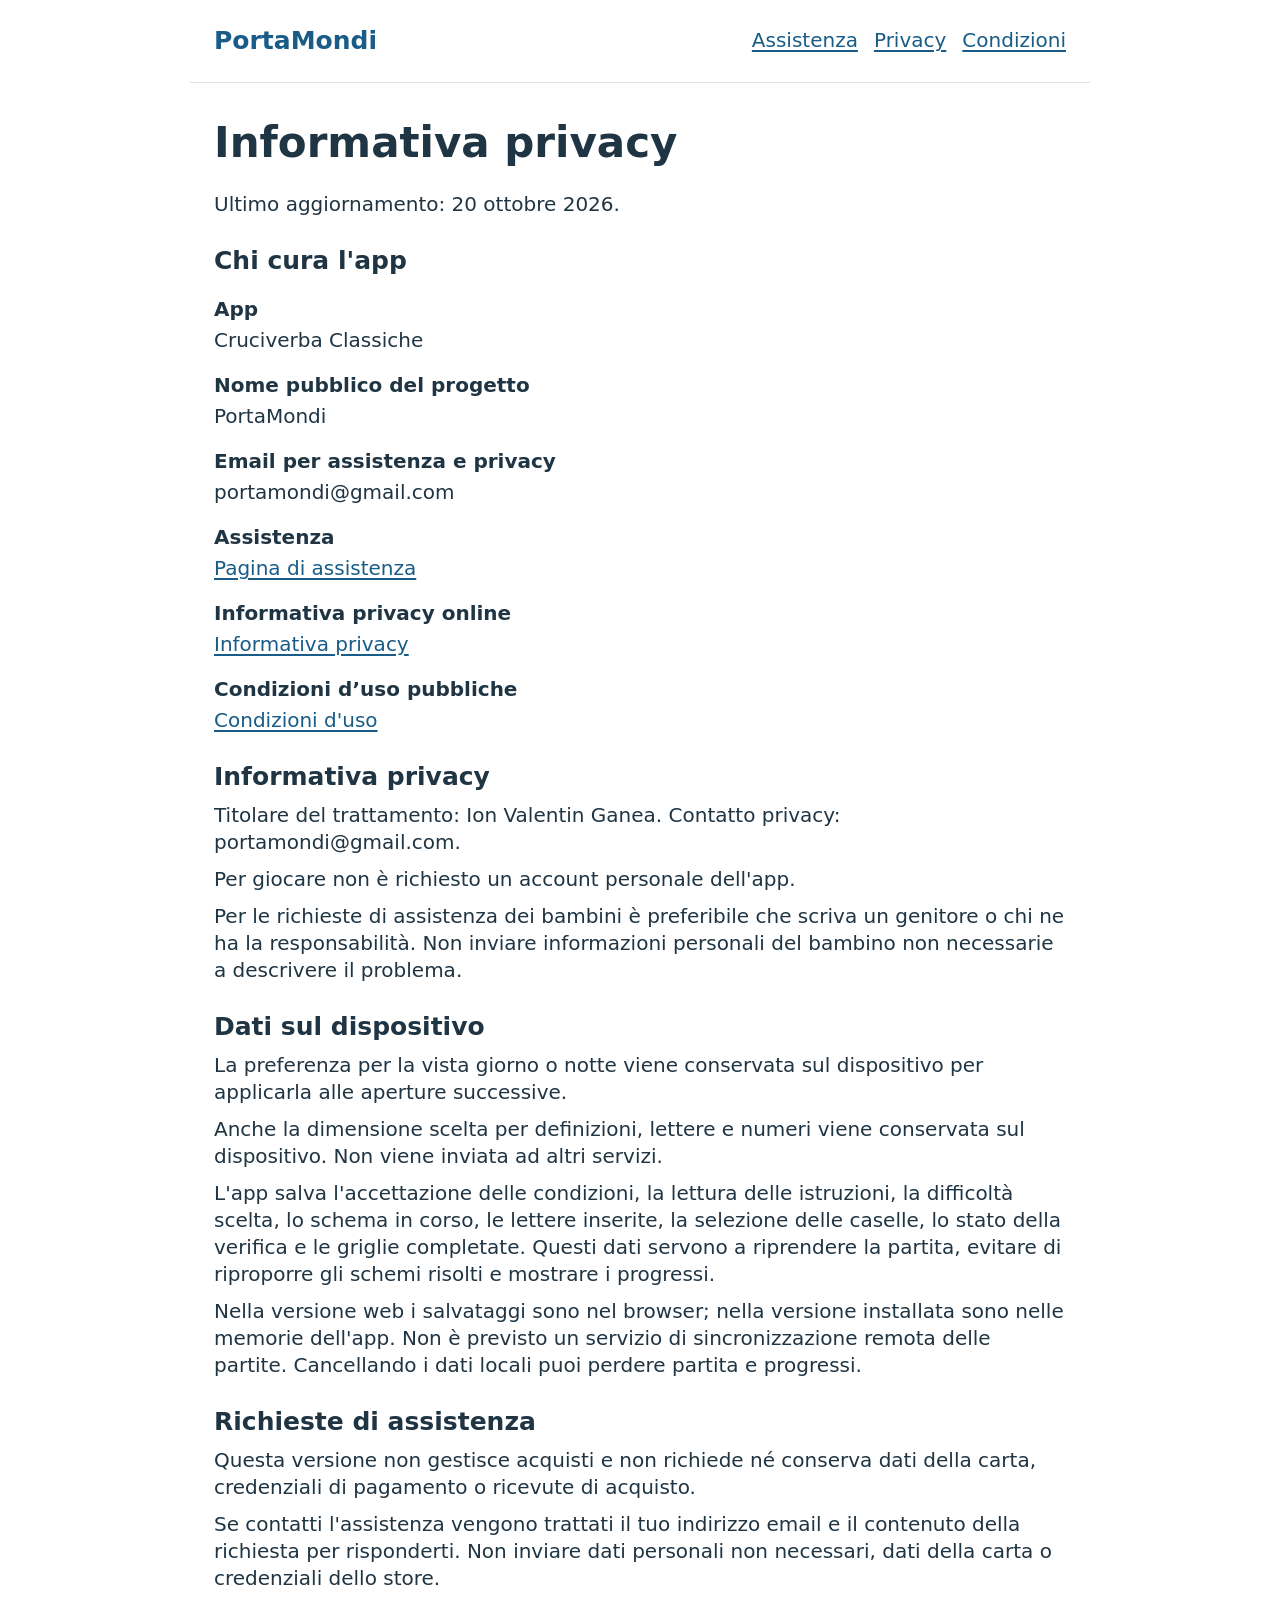
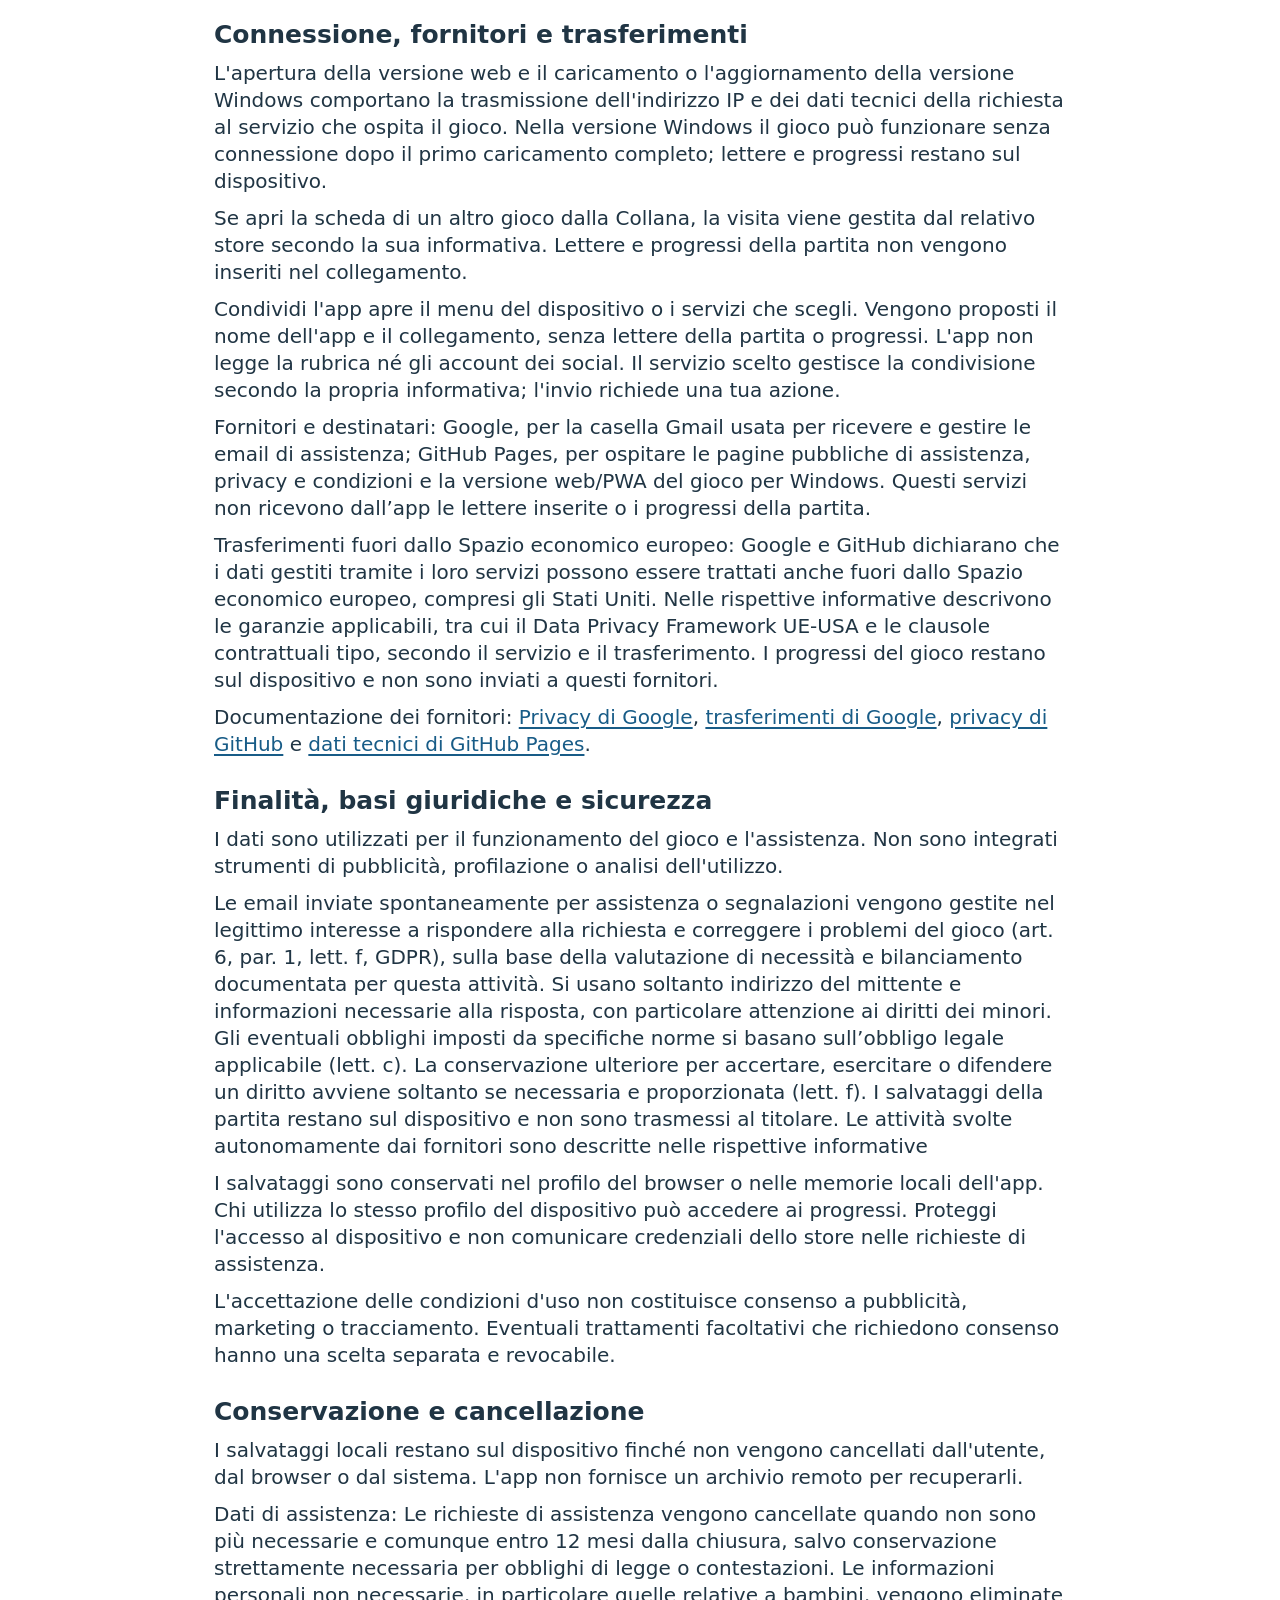
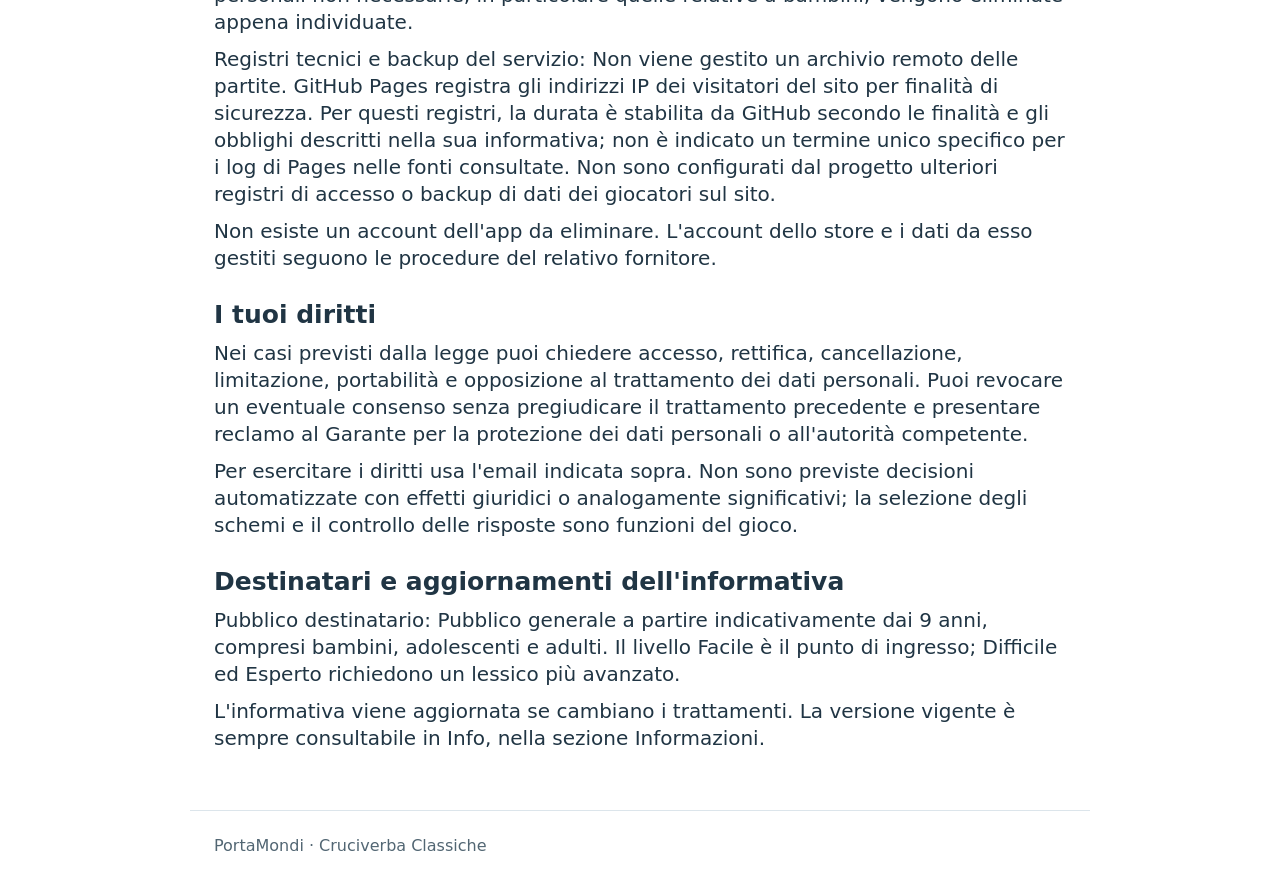
<file: privacy.html>
<!doctype html>
<html lang="it"><head><meta charset="utf-8"><meta name="viewport" content="width=device-width,initial-scale=1">

<title>Informativa privacy | PortaMondi</title><link rel="stylesheet" href="style.css"></head>
<body><header><a class="brand" href="index.html">PortaMondi</a><nav aria-label="Navigazione"><a href="assistenza.html">Assistenza</a><a href="privacy.html">Privacy</a><a href="condizioni.html">Condizioni</a></nav></header>
<main><h1>Informativa privacy</h1><p class="note">Ultimo aggiornamento: 20 ottobre 2026.</p>
<h3>Chi cura l'app</h3>

<dl class="legal-identification">
<dt>App</dt><dd>Cruciverba Classiche</dd>
<dt>Nome pubblico del progetto</dt><dd>PortaMondi</dd>

<dt>Email per assistenza e privacy</dt><dd>portamondi@gmail.com</dd>



<dt>Assistenza</dt><dd><a href="https://portamondi.github.io/assistenza.html" target="_blank" rel="noopener noreferrer">Pagina di assistenza</a></dd>
<dt>Informativa privacy online</dt><dd><a href="https://portamondi.github.io/privacy.html" target="_blank" rel="noopener noreferrer">Informativa privacy</a></dd>
<dt>Condizioni d’uso pubbliche</dt><dd><a href="https://portamondi.github.io/condizioni.html" target="_blank" rel="noopener noreferrer">Condizioni d&#39;uso</a></dd>
</dl>
<h3>Informativa privacy</h3>
<p>Titolare del trattamento: Ion Valentin Ganea. Contatto privacy: portamondi@gmail.com.</p>
<p>Per giocare non è richiesto un account personale dell'app.</p>
<p>Per le richieste di assistenza dei bambini è preferibile che scriva un genitore o chi ne ha la responsabilità. Non inviare informazioni personali del bambino non necessarie a descrivere il problema.</p>
<h3>Dati sul dispositivo</h3>

<p>La preferenza per la vista giorno o notte viene conservata sul dispositivo per applicarla alle aperture successive.</p>
<p>Anche la dimensione scelta per definizioni, lettere e numeri viene conservata sul dispositivo. Non viene inviata ad altri servizi.</p>
<p>L'app salva l'accettazione delle condizioni, la lettura delle istruzioni, la difficoltà scelta, lo schema in corso, le lettere inserite, la selezione delle caselle, lo stato della verifica e le griglie completate. Questi dati servono a riprendere la partita, evitare di riproporre gli schemi risolti e mostrare i progressi.</p>
<p>Nella versione web i salvataggi sono nel browser; nella versione installata sono nelle memorie dell'app. Non è previsto un servizio di sincronizzazione remota delle partite. Cancellando i dati locali puoi perdere partita e progressi.</p>
<h3>Richieste di assistenza</h3><p>Questa versione non gestisce acquisti e non richiede né conserva dati della carta, credenziali di pagamento o ricevute di acquisto.</p><p>Se contatti l'assistenza vengono trattati il tuo indirizzo email e il contenuto della richiesta per risponderti. Non inviare dati personali non necessari, dati della carta o credenziali dello store.</p>
<h3>Connessione, fornitori e trasferimenti</h3>
<p>L'apertura della versione web e il caricamento o l'aggiornamento della versione Windows comportano la trasmissione dell'indirizzo IP e dei dati tecnici della richiesta al servizio che ospita il gioco. Nella versione Windows il gioco può funzionare senza connessione dopo il primo caricamento completo; lettere e progressi restano sul dispositivo. </p>
<p>Se apri la scheda di un altro gioco dalla Collana, la visita viene gestita dal relativo store secondo la sua informativa. Lettere e progressi della partita non vengono inseriti nel collegamento.</p>
<p>Condividi l'app apre il menu del dispositivo o i servizi che scegli. Vengono proposti il nome dell'app e il collegamento, senza lettere della partita o progressi. L'app non legge la rubrica né gli account dei social. Il servizio scelto gestisce la condivisione secondo la propria informativa; l'invio richiede una tua azione.</p>
<p>Fornitori e destinatari: Google, per la casella Gmail usata per ricevere e gestire le email di assistenza; GitHub Pages, per ospitare le pagine pubbliche di assistenza, privacy e condizioni e la versione web/PWA del gioco per Windows. Questi servizi non ricevono dall’app le lettere inserite o i progressi della partita.</p>
<p>Trasferimenti fuori dallo Spazio economico europeo: Google e GitHub dichiarano che i dati gestiti tramite i loro servizi possono essere trattati anche fuori dallo Spazio economico europeo, compresi gli Stati Uniti. Nelle rispettive informative descrivono le garanzie applicabili, tra cui il Data Privacy Framework UE-USA e le clausole contrattuali tipo, secondo il servizio e il trasferimento. I progressi del gioco restano sul dispositivo e non sono inviati a questi fornitori.</p>
<p>Documentazione dei fornitori: <a href="https://policies.google.com/privacy?hl=it" target="_blank" rel="noopener noreferrer">Privacy di Google</a>, <a href="https://policies.google.com/privacy/frameworks?hl=it" target="_blank" rel="noopener noreferrer">trasferimenti di Google</a>, <a href="https://docs.github.com/en/site-policy/privacy-policies/github-general-privacy-statement" target="_blank" rel="noopener noreferrer">privacy di GitHub</a> e <a href="https://docs.github.com/en/pages/getting-started-with-github-pages/what-is-github-pages#data-collection" target="_blank" rel="noopener noreferrer">dati tecnici di GitHub Pages</a>.</p>
<h3>Finalità, basi giuridiche e sicurezza</h3>
<p>I dati sono utilizzati per il funzionamento del gioco e l'assistenza. Non sono integrati strumenti di pubblicità, profilazione o analisi dell'utilizzo.</p>
<p>Le email inviate spontaneamente per assistenza o segnalazioni vengono gestite nel legittimo interesse a rispondere alla richiesta e correggere i problemi del gioco (art. 6, par. 1, lett. f, GDPR), sulla base della valutazione di necessità e bilanciamento documentata per questa attività. Si usano soltanto indirizzo del mittente e informazioni necessarie alla risposta, con particolare attenzione ai diritti dei minori. Gli eventuali obblighi imposti da specifiche norme si basano sull’obbligo legale applicabile (lett. c). La conservazione ulteriore per accertare, esercitare o difendere un diritto avviene soltanto se necessaria e proporzionata (lett. f). I salvataggi della partita restano sul dispositivo e non sono trasmessi al titolare. Le attività svolte autonomamente dai fornitori sono descritte nelle rispettive informative</p>
<p>I salvataggi sono conservati nel profilo del browser o nelle memorie locali dell'app. Chi utilizza lo stesso profilo del dispositivo può accedere ai progressi. Proteggi l'accesso al dispositivo e non comunicare credenziali dello store nelle richieste di assistenza.</p>
<p>L'accettazione delle condizioni d'uso non costituisce consenso a pubblicità, marketing o tracciamento. Eventuali trattamenti facoltativi che richiedono consenso hanno una scelta separata e revocabile.</p>
<h3>Conservazione e cancellazione</h3>
<p>I salvataggi locali restano sul dispositivo finché non vengono cancellati dall'utente, dal browser o dal sistema. L'app non fornisce un archivio remoto per recuperarli. </p>
<p>Dati di assistenza: Le richieste di assistenza vengono cancellate quando non sono più necessarie e comunque entro 12 mesi dalla chiusura, salvo conservazione strettamente necessaria per obblighi di legge o contestazioni. Le informazioni personali non necessarie, in particolare quelle relative a bambini, vengono eliminate appena individuate.</p>
<p>Registri tecnici e backup del servizio: Non viene gestito un archivio remoto delle partite. GitHub Pages registra gli indirizzi IP dei visitatori del sito per finalità di sicurezza. Per questi registri, la durata è stabilita da GitHub secondo le finalità e gli obblighi descritti nella sua informativa; non è indicato un termine unico specifico per i log di Pages nelle fonti consultate. Non sono configurati dal progetto ulteriori registri di accesso o backup di dati dei giocatori sul sito.</p>
<p>Non esiste un account dell'app da eliminare. L'account dello store e i dati da esso gestiti seguono le procedure del relativo fornitore.</p>
<h3>I tuoi diritti</h3>
<p>Nei casi previsti dalla legge puoi chiedere accesso, rettifica, cancellazione, limitazione, portabilità e opposizione al trattamento dei dati personali. Puoi revocare un eventuale consenso senza pregiudicare il trattamento precedente e presentare reclamo al Garante per la protezione dei dati personali o all'autorità competente.</p>
<p>Per esercitare i diritti usa l'email indicata sopra. Non sono previste decisioni automatizzate con effetti giuridici o analogamente significativi; la selezione degli schemi e il controllo delle risposte sono funzioni del gioco.</p>
<h3>Destinatari e aggiornamenti dell'informativa</h3>
<p>Pubblico destinatario: Pubblico generale a partire indicativamente dai 9 anni, compresi bambini, adolescenti e adulti. Il livello Facile è il punto di ingresso; Difficile ed Esperto richiedono un lessico più avanzato.</p>
<p>L'informativa viene aggiornata se cambiano i trattamenti. La versione vigente è sempre consultabile in Info, nella sezione Informazioni.</p></main>
<footer>PortaMondi · Cruciverba Classiche</footer></body></html>
</file>
<file: style.css>
*{box-sizing:border-box}body{margin:0;background:#fff;color:#203544;font:20px/1.35 system-ui,sans-serif}header,main,footer{max-width:900px;margin:auto;padding:24px}header{display:flex;gap:20px;align-items:center;justify-content:space-between;border-bottom:1px solid #dce5eb}.brand{font-weight:750;font-size:25px;text-decoration:none}nav{display:flex;flex-wrap:wrap;gap:16px}a{color:#185c87;text-underline-offset:3px}a:focus-visible{outline:3px solid #d39124;outline-offset:5px}h1{font-size:clamp(30px,6vw,42px);line-height:1.15;margin:12px 0 24px}h2,h3{font-size:25px;line-height:1.2;margin:28px 0 10px}p{margin:10px 0}dt{font-weight:650;margin-top:18px}dd{margin:4px 0;overflow-wrap:anywhere}.draft,.legal-pending{background:#fff3cd;border:1px solid #dfc67b;padding:10px 12px;border-radius:8px}.legal-pending{display:inline-block;font-size:.9em}.legal-access-box{padding:18px;background:#eff6fb;border-radius:12px;margin:20px 0}.legal-access-box h3{margin-top:0}.contact{display:inline-block;padding:13px 18px;border-radius:12px;background:#e8f2fa;font-weight:650;overflow-wrap:anywhere}footer{margin-top:24px;border-top:1px solid #dce5eb;font-size:16px;color:#526673}@media(max-width:600px){header{align-items:flex-start;flex-direction:column;gap:12px}header,main,footer{padding:20px}nav{font-size:17px;gap:14px}}
</file>
